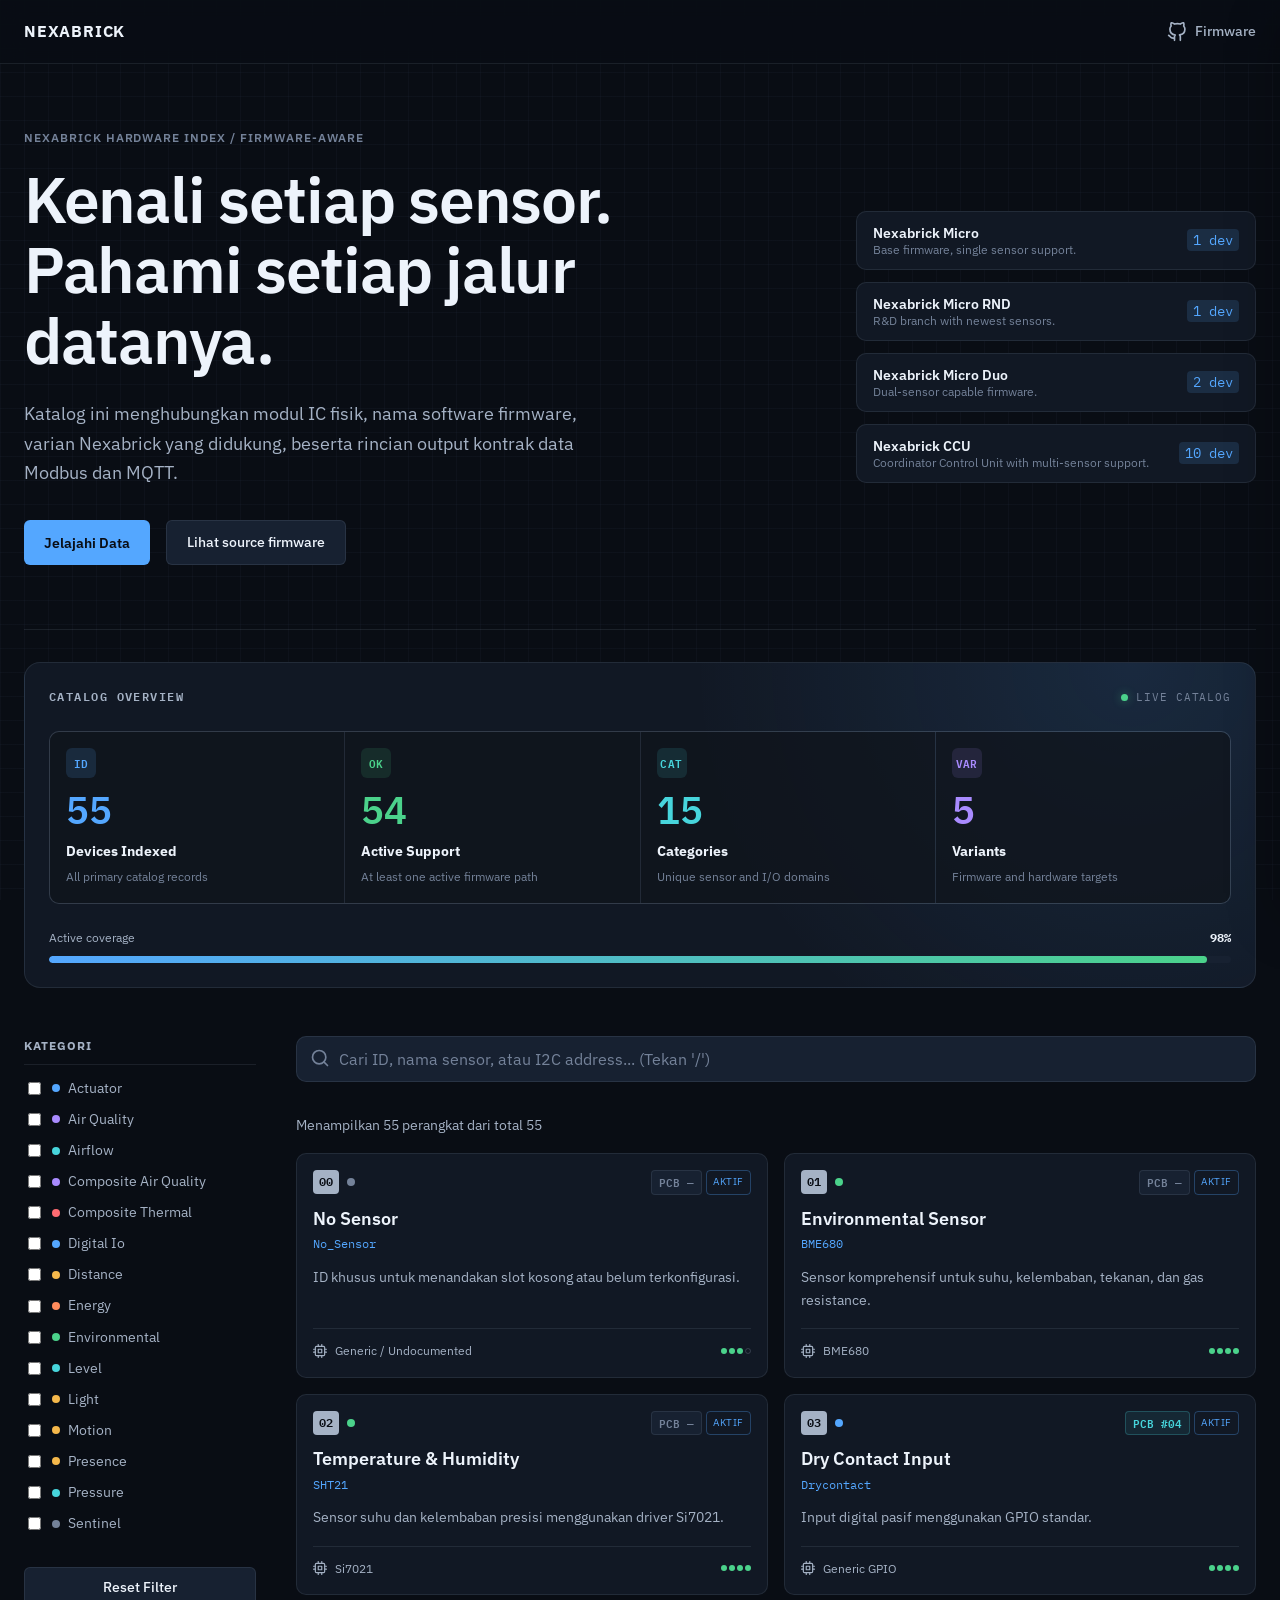
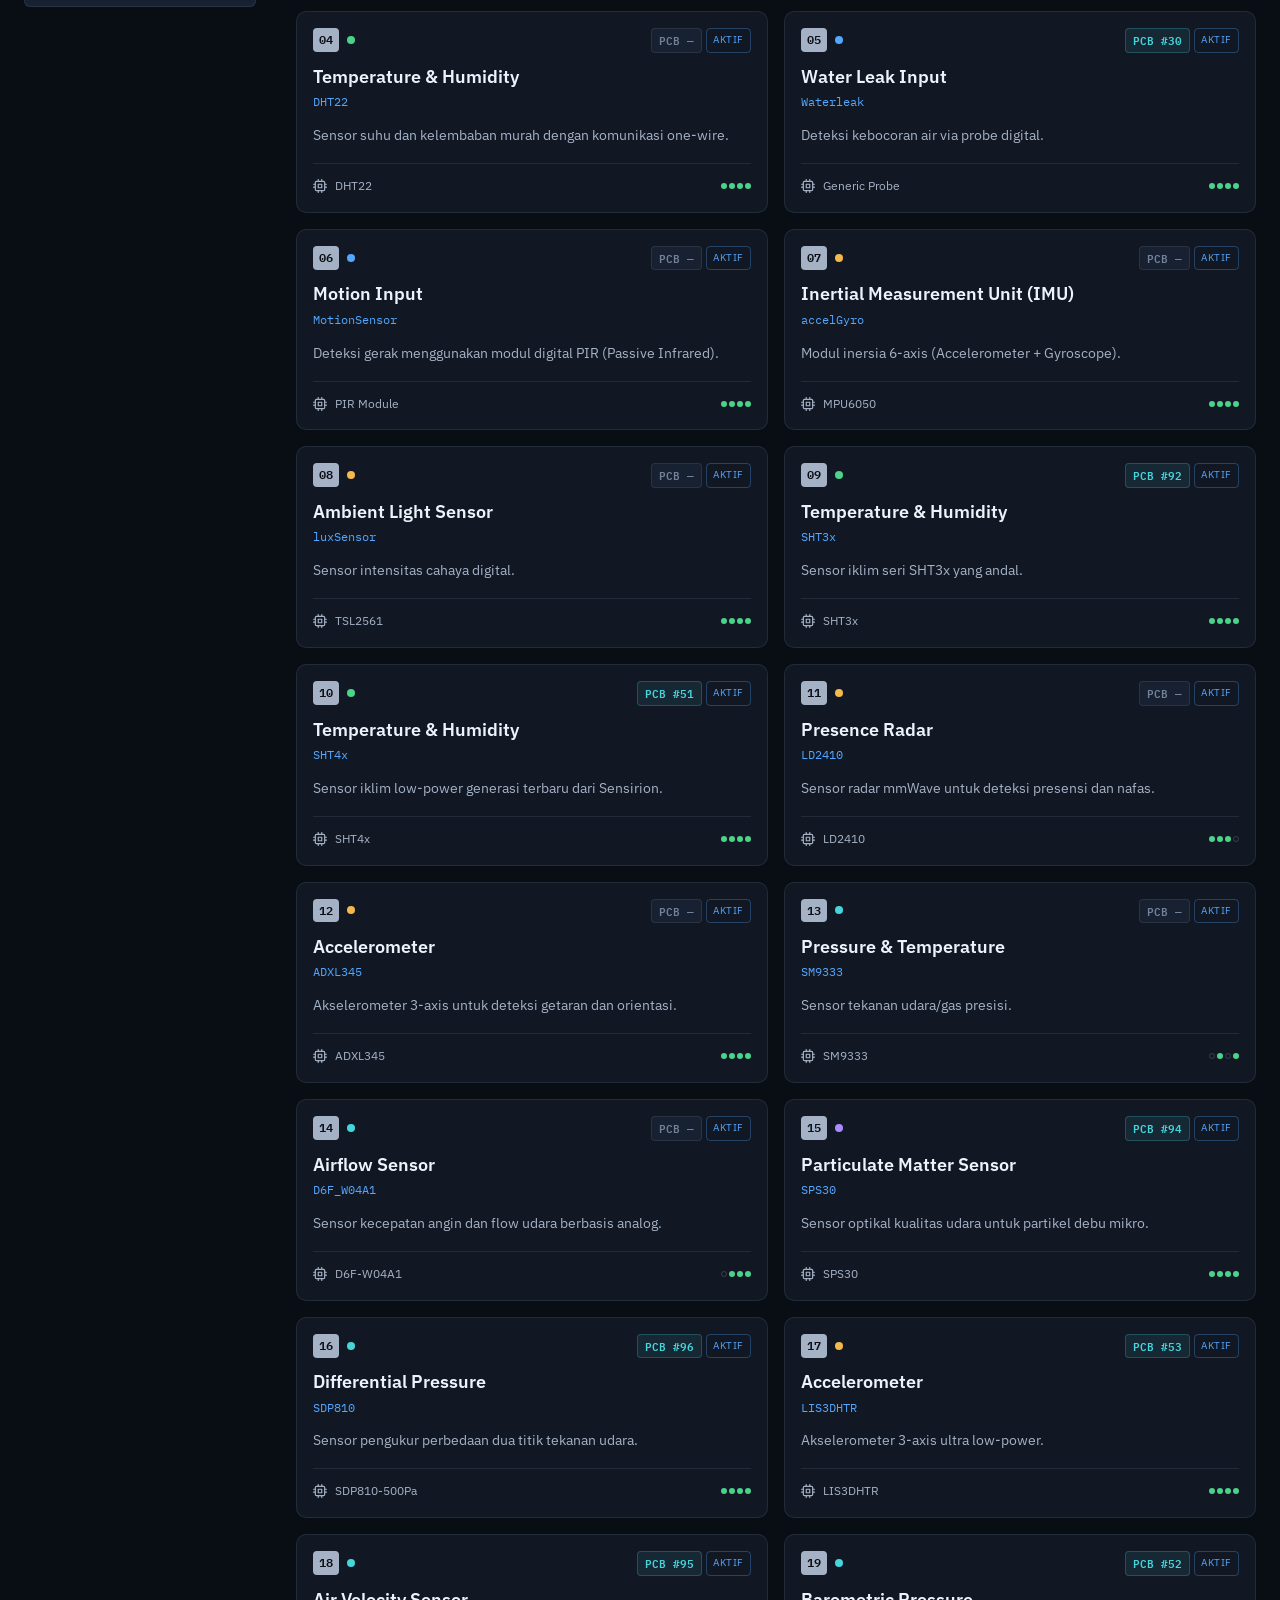
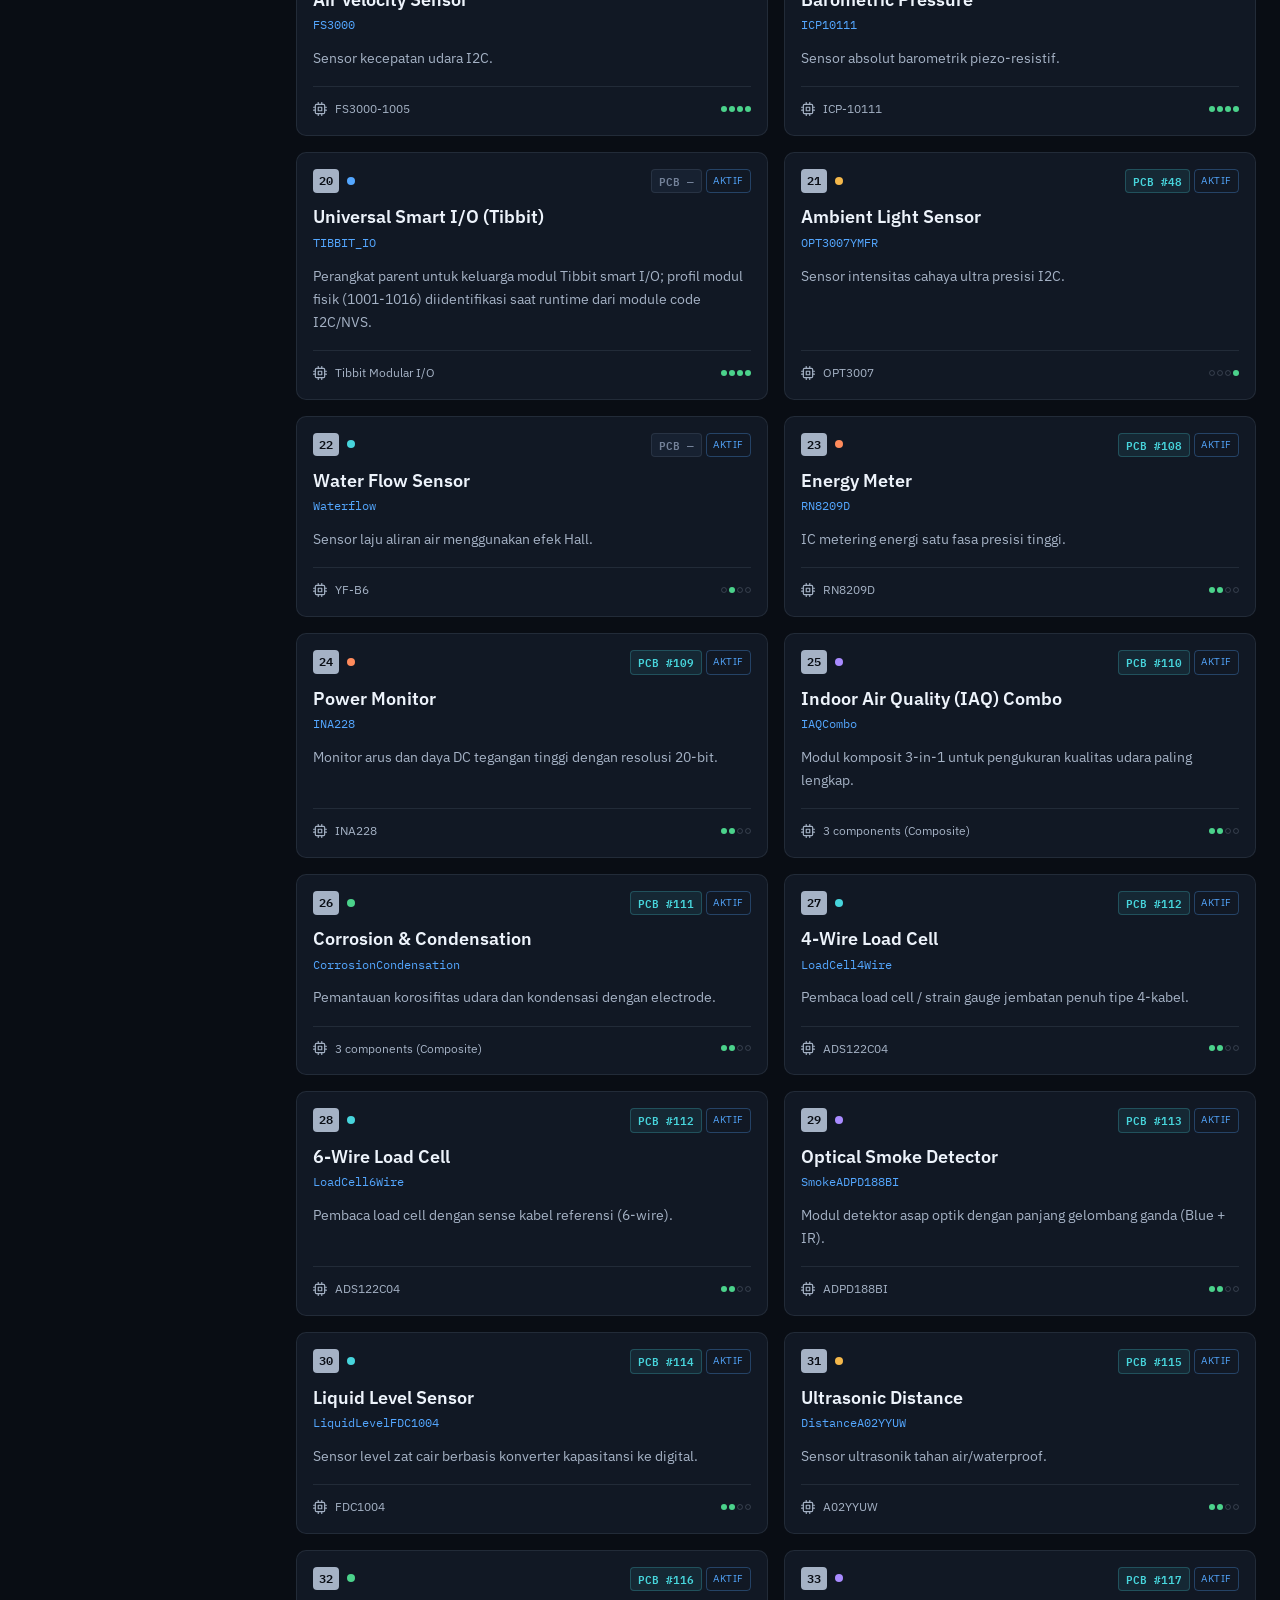
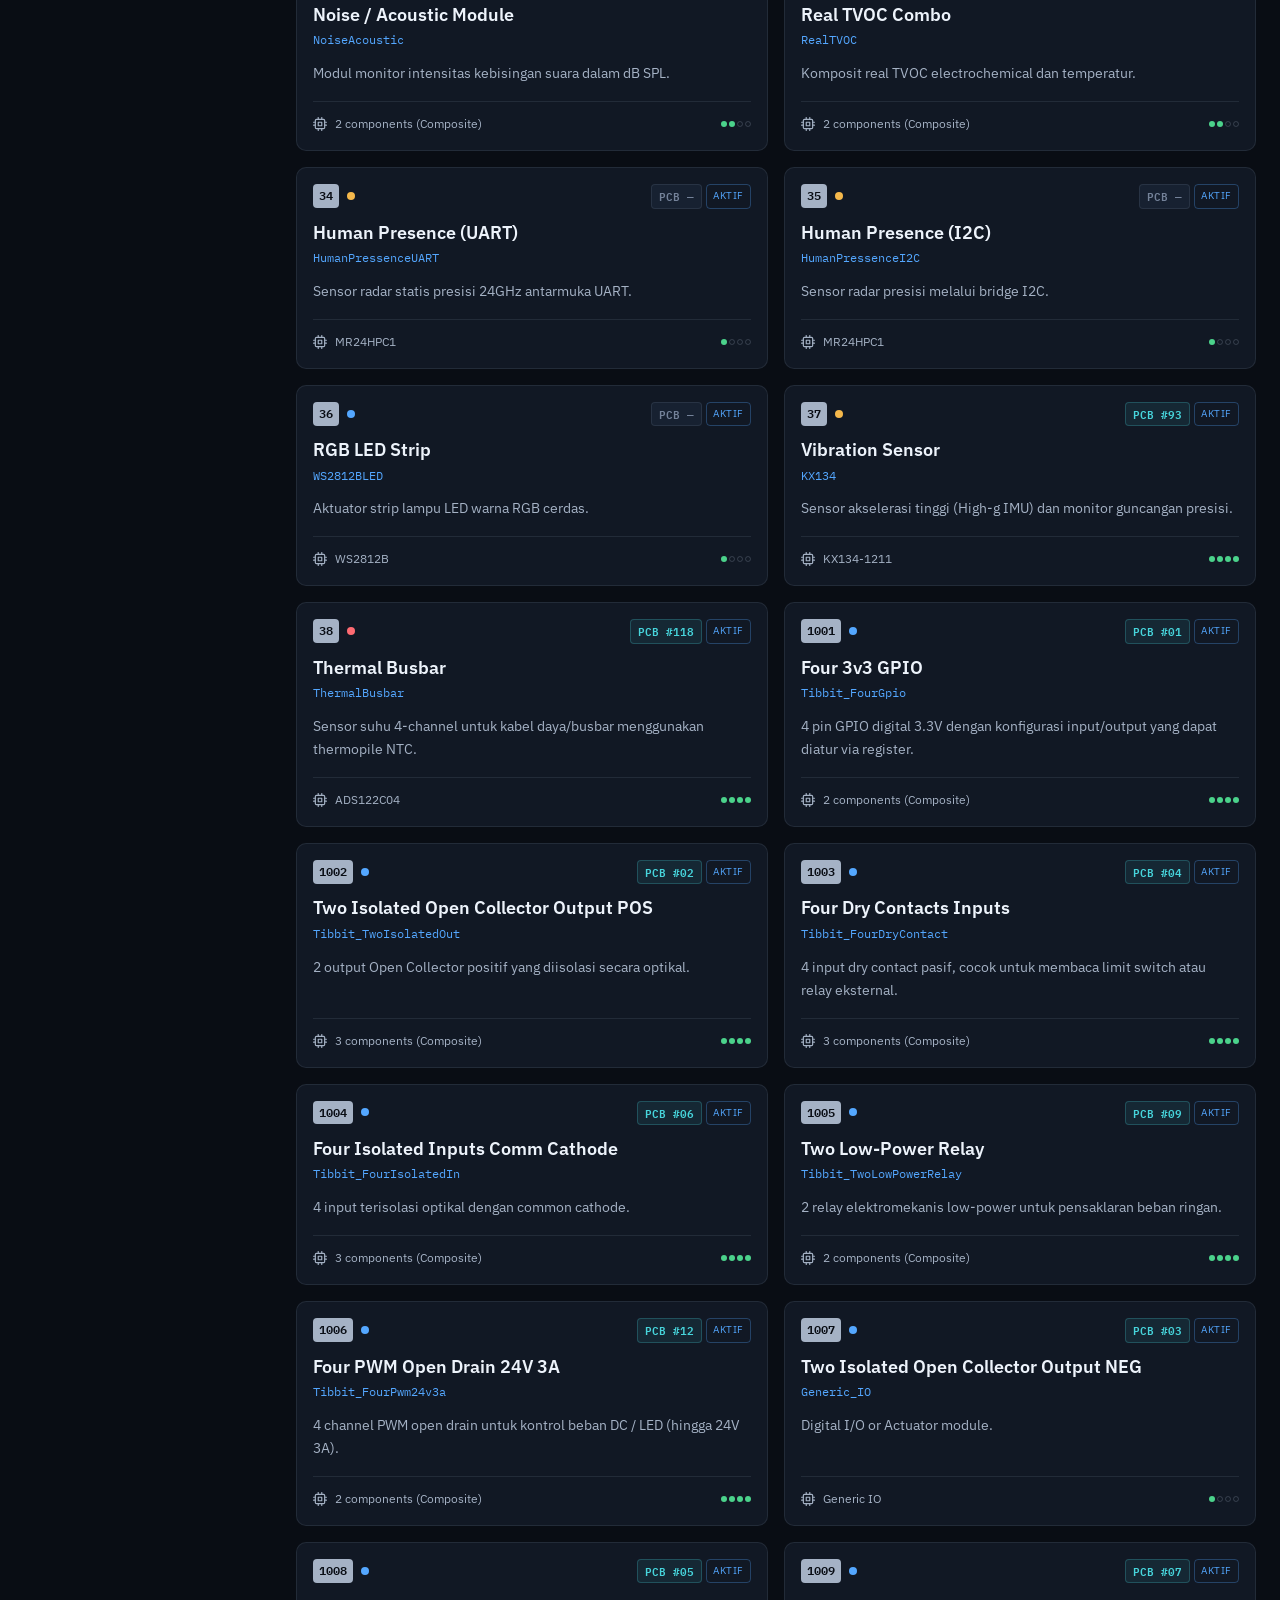
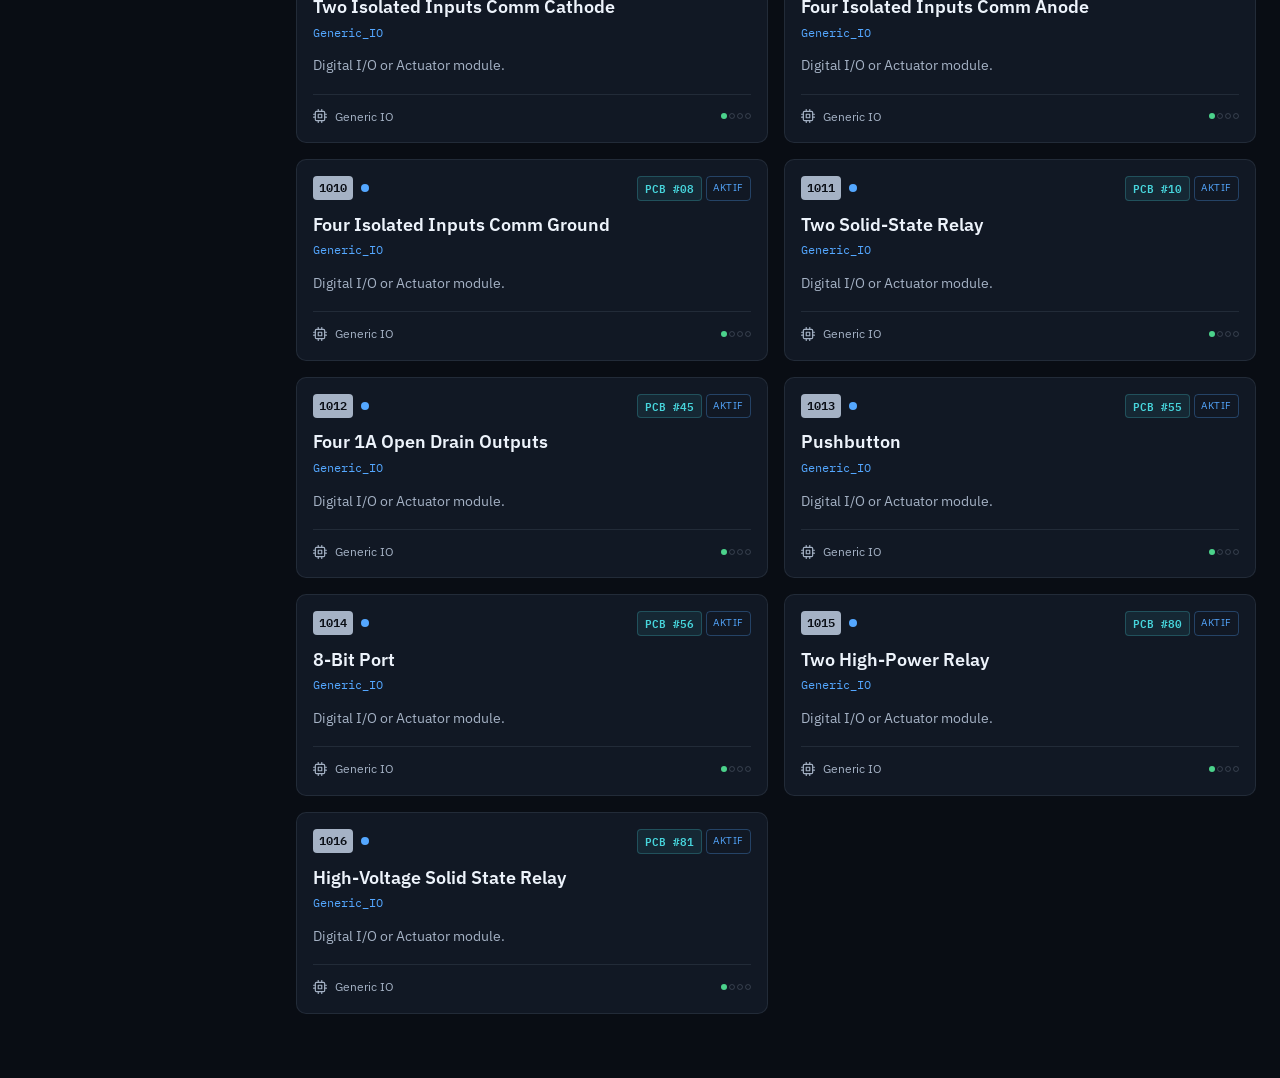
<file: index.html>
<!DOCTYPE html>
<html lang="id">
<head>
    <meta charset="UTF-8">
    <meta name="viewport" content="width=device-width, initial-scale=1.0">
    <title>Nexabrick Sensor Catalog</title>
    <link rel="icon" href="data:image/svg+xml,%3Csvg xmlns='http://www.w3.org/2000/svg' viewBox='0 0 32 32'%3E%3Crect width='32' height='32' rx='6' fill='%230f172a'/%3E%3Cpath d='M8 20l4-8 4 5 3-4 5 7' stroke='%2310b981' stroke-width='2' fill='none' stroke-linecap='round' stroke-linejoin='round'/%3E%3C/svg%3E">
    <meta name="description" content="Katalog hardware dan firmware Nexabrick yang dapat dicari. Pahami setiap jalur data sensor.">
    <link rel="stylesheet" href="assets/styles.css">
    <link rel="preconnect" href="https://fonts.googleapis.com">
    <link rel="preconnect" href="https://fonts.gstatic.com" crossorigin>
    <link href="https://fonts.googleapis.com/css2?family=IBM+Plex+Mono:wght@400;500;600&family=IBM+Plex+Sans:wght@400;500;600;700&display=swap" rel="stylesheet">
    <!-- The pinned 3D viewer is loaded dynamically from assets/app.js so the
         catalog never blocks on the CDN. If loading fails, the UI falls back
         to poster images, GLB downloads, and CAD downloads. -->
</head>
<body>
    <header class="topbar">
        <div class="topbar-inner">
            <span class="brand">NEXABRICK</span>
            <div class="topbar-meta">
                <a href="https://github.com/GSPETech/Nexabrick_Firmware" target="_blank" rel="noopener noreferrer" class="repo-link">
                    <svg width="20" height="20" viewBox="0 0 24 24" fill="none" stroke="currentColor" stroke-width="2" stroke-linecap="round" stroke-linejoin="round"><path d="M9 19c-5 1.5-5-2.5-7-3m14 6v-3.87a3.37 3.37 0 0 0-.94-2.61c3.14-.35 6.44-1.54 6.44-7A5.44 5.44 0 0 0 20 4.77 5.07 5.07 0 0 0 19.91 1S18.73.65 16 2.48a13.38 13.38 0 0 0-7 0C6.27.65 5.09 1 5.09 1A5.07 5.07 0 0 0 5 4.77a5.44 5.44 0 0 0-1.5 3.78c0 5.42 3.3 6.61 6.44 7A3.37 3.37 0 0 0 9 18.13V22"></path></svg>
                    <span>Firmware</span>
                </a>
            </div>
        </div>
    </header>

    <main class="layout">
        <section class="hero">
            <div class="hero-content">
                <span class="eyebrow">NEXABRICK HARDWARE INDEX / FIRMWARE-AWARE</span>
                <h1>Kenali setiap sensor.<br>Pahami setiap jalur datanya.</h1>
                <p>Katalog ini menghubungkan modul IC fisik, nama software firmware, varian Nexabrick yang didukung, beserta rincian output kontrak data Modbus dan MQTT.</p>
                <div class="hero-actions">
                    <button class="btn-primary" id="btn-explore">Jelajahi Data</button>
                    <a href="https://github.com/GSPETech/Nexabrick_Firmware" class="btn-secondary" target="_blank">Lihat source firmware</a>
                </div>
            </div>
            <div class="hero-variants" id="variant-plates">
                <!-- Variant plates rendered here -->
            </div>
        </section>

        <section class="catalog-overview" id="catalog-overview" aria-labelledby="catalog-overview-title">
            <div class="overview-header">
                <h2 id="catalog-overview-title">Catalog Overview</h2>
                <div class="overview-status" id="overview-status" data-state="loading">
                    <span class="overview-status-dot" aria-hidden="true"></span>
                    <span id="overview-status-label">Loading catalog</span>
                </div>
            </div>

            <div class="overview-grid">
                <article class="overview-metric metric-devices">
                    <span class="overview-icon" aria-hidden="true">ID</span>
                    <span class="overview-value is-loading" id="overview-devices">Loading…</span>
                    <h3>Devices Indexed</h3>
                    <p>All primary catalog records</p>
                </article>

                <article class="overview-metric metric-active">
                    <span class="overview-icon" aria-hidden="true">OK</span>
                    <span class="overview-value is-loading" id="overview-active">Loading…</span>
                    <h3>Active Support</h3>
                    <p>At least one active firmware path</p>
                </article>

                <article class="overview-metric metric-categories">
                    <span class="overview-icon" aria-hidden="true">CAT</span>
                    <span class="overview-value is-loading" id="overview-categories">Loading…</span>
                    <h3>Categories</h3>
                    <p>Unique sensor and I/O domains</p>
                </article>

                <article class="overview-metric metric-variants">
                    <span class="overview-icon" aria-hidden="true">VAR</span>
                    <span class="overview-value is-loading" id="overview-variants">Loading…</span>
                    <h3>Variants</h3>
                    <p>Firmware and hardware targets</p>
                </article>
            </div>

            <div class="overview-coverage">
                <div class="overview-coverage-label">
                    <span>Active coverage</span>
                    <strong id="overview-coverage-value">Loading…</strong>
                </div>
                <div
                    class="overview-progress"
                    id="overview-progress"
                    role="progressbar"
                    aria-label="Active sensor support coverage"
                    aria-valuemin="0"
                    aria-valuemax="100"
                    aria-valuenow="0"
                >
                    <span class="overview-progress-fill" id="overview-progress-fill"></span>
                </div>
            </div>
        </section>

        <div class="workspace">
            <aside class="filter-rail" id="filter-panel">
                <div class="filter-header-mobile">
                    <h2>Filter</h2>
                    <button class="btn-icon" id="btn-close-filters" aria-label="Tutup filter">
                        <svg width="24" height="24" viewBox="0 0 24 24" fill="none" stroke="currentColor" stroke-width="2" stroke-linecap="round" stroke-linejoin="round"><line x1="18" y1="6" x2="6" y2="18"></line><line x1="6" y1="6" x2="18" y2="18"></line></svg>
                    </button>
                </div>
                
                <div class="filter-group">
                    <h3 class="filter-title">Kategori</h3>
                    <div class="filter-options" id="filter-categories">
                        <!-- Rendered dynamically -->
                    </div>
                </div>
                
                <div class="filter-actions">
                    <button class="btn-secondary btn-full" id="btn-reset-filters">Reset Filter</button>
                    <button class="btn-primary btn-full mobile-only" id="btn-apply-filters">Terapkan</button>
                </div>
            </aside>

            <section class="catalog">
                <div class="toolbar">
                    <div class="search-box">
                        <svg class="search-icon" width="20" height="20" viewBox="0 0 24 24" fill="none" stroke="currentColor" stroke-width="2" stroke-linecap="round" stroke-linejoin="round"><circle cx="11" cy="11" r="8"></circle><line x1="21" y1="21" x2="16.65" y2="16.65"></line></svg>
                        <input type="text" id="search-input" placeholder="Cari ID, nama sensor, atau I2C address... (Tekan '/')" aria-label="Cari sensor">
                        <button class="btn-icon clear-search" id="btn-clear-search" aria-label="Hapus pencarian" style="display: none;">
                            <svg width="16" height="16" viewBox="0 0 24 24" fill="none" stroke="currentColor" stroke-width="2" stroke-linecap="round" stroke-linejoin="round"><line x1="18" y1="6" x2="6" y2="18"></line><line x1="6" y1="6" x2="18" y2="18"></line></svg>
                        </button>
                    </div>
                    <button class="btn-secondary mobile-only" id="btn-open-filters">
                        <svg width="16" height="16" viewBox="0 0 24 24" fill="none" stroke="currentColor" stroke-width="2" stroke-linecap="round" stroke-linejoin="round"><polygon points="22 3 2 3 10 12.46 10 19 14 21 14 12.46 22 3"></polygon></svg>
                        Filter
                    </button>
                </div>
                
                <div class="active-filters" id="active-filters"></div>
                <div class="results-summary" id="results-summary">Memuat data...</div>

                <div class="grid" id="catalog-grid">
                    <!-- Skeletons -->
                    <div class="card skeleton"></div>
                    <div class="card skeleton"></div>
                    <div class="card skeleton"></div>
                    <div class="card skeleton"></div>
                </div>

                <div class="empty-state" id="empty-state" style="display: none;">
                    <svg width="48" height="48" viewBox="0 0 24 24" fill="none" stroke="var(--text-muted)" stroke-width="1.5" stroke-linecap="round" stroke-linejoin="round"><circle cx="11" cy="11" r="8"></circle><line x1="21" y1="21" x2="16.65" y2="16.65"></line></svg>
                    <h3>Tidak ada hasil</h3>
                    <p>Coba gunakan kata kunci lain atau hapus beberapa filter.</p>
                    <button class="btn-secondary" id="btn-empty-reset">Reset Pencarian</button>
                </div>
                
                <div class="empty-state" id="error-state" style="display: none;">
                    <svg width="48" height="48" viewBox="0 0 24 24" fill="none" stroke="var(--danger)" stroke-width="1.5" stroke-linecap="round" stroke-linejoin="round"><path d="M10.29 3.86L1.82 18a2 2 0 0 0 1.71 3h16.94a2 2 0 0 0 1.71-3L13.71 3.86a2 2 0 0 0-3.42 0z"></path><line x1="12" y1="9" x2="12" y2="13"></line><line x1="12" y1="17" x2="12.01" y2="17"></line></svg>
                    <h3>Gagal memuat katalog</h3>
                    <p>Pastikan file data/catalog.json dapat diakses.</p>
                    <button class="btn-primary" onclick="window.location.reload()">Coba Lagi</button>
                    <a href="data/catalog.json" class="btn-text" style="margin-top: 1rem; display: block;">Lihat JSON mentah</a>
                </div>
            </section>
        </div>
    </main>

    <aside class="detail-drawer" id="detail-drawer" aria-hidden="true">
        <div class="drawer-backdrop" id="drawer-backdrop"></div>
        <div class="drawer-content" role="dialog" aria-modal="true" aria-labelledby="detail-title">
            <div class="drawer-header">
                <div class="drawer-header-meta">
                    <span class="id-badge" id="detail-id">--</span>
                    <span class="category-badge" id="detail-category">--</span>
                </div>
                <button class="btn-icon" id="btn-close-detail" aria-label="Tutup detail">
                    <svg width="24" height="24" viewBox="0 0 24 24" fill="none" stroke="currentColor" stroke-width="2" stroke-linecap="round" stroke-linejoin="round"><line x1="18" y1="6" x2="6" y2="18"></line><line x1="6" y1="6" x2="18" y2="18"></line></svg>
                </button>
            </div>
            
            <div class="drawer-body" id="detail-body">
                <h2 id="detail-title">--</h2>
                <div class="code-badge copy-target" id="detail-software-name" type="button" role="button" tabindex="0" aria-label="Salin nama software" title="Salin">--</div>
                
                <p class="detail-purpose" id="detail-purpose">--</p>

                <div class="media-section" id="detail-media-section" style="display: none;">
                    <h3 class="media-section-title">REFERENSI VISUAL</h3>
                    <p class="media-section-sub">Model dan gambar berikut adalah referensi visual untuk membantu mengenali bentuk perangkat. Media ini belum menjadi bukti kualifikasi hardware atau kesesuaian seluruh revisi PCB.</p>
                    <div class="media-groups" id="detail-media"></div>
                </div>

                <div class="dossier-section">
                    <h3>01 / PCB IDENTITY</h3>
                    <div class="pcb-dossier" id="detail-pcb"></div>
                </div>

                <div class="dossier-section">
                    <h3>02 / PHYSICAL STACK</h3>
                    <div class="stack-list" id="detail-parts"></div>
                </div>

                <div class="dossier-section">
                    <h3>03 / MEASUREMENTS</h3>
                    <div class="measurement-strip" id="detail-measurements"></div>
                </div>
                
                <div class="dossier-section">
                    <h3>04 / VARIANT SUPPORT</h3>
                    <div class="matrix" id="detail-matrix"></div>
                </div>
                
            </div>
        </div>
    </aside>

    <div aria-live="polite" class="sr-only" id="live-region"></div>
    <div class="toast" id="toast">Disalin ke clipboard</div>

    <script type="module" src="assets/app.js"></script>
</body>
</html>
</file>
<file: assets/styles.css>
:root {
  --bg: #090d14;
  --bg-grid: rgba(114, 145, 188, 0.045);
  --surface: #111824;
  --surface-raised: #172131;
  --surface-hover: #1c293b;
  --border: rgba(212, 226, 246, 0.09);
  --border-strong: rgba(212, 226, 246, 0.18);
  --text: #edf3fb;
  --text-secondary: #a5b2c5;
  --text-muted: #748299;
  
  --accent: #54a7ff;
  --accent-soft: rgba(84, 167, 255, 0.14);
  --success: #4bd28b;
  --warning: #f5b84b;
  --danger: #ff6b72;
  --violet: #a98bff;
  --cyan: #47d5dc;
  
  --cat-env: #4bd28b;
  --cat-air: #a98bff;
  --cat-pressure: #47d5dc;
  --cat-motion: #f5b84b;
  --cat-energy: #ff8b5c;
  --cat-io: #54a7ff;
  --cat-thermal: #ff6b72;
  --cat-default: #a5b2c5;
  
  --radius-sm: 6px;
  --radius: 10px;
  --radius-lg: 16px;
  --radius-full: 999px;
  
  --space-1: 4px;
  --space-2: 8px;
  --space-3: 12px;
  --space-4: 16px;
  --space-5: 24px;
  --space-6: 32px;
  --space-8: 48px;
  --space-10: 64px;
  
  --shadow-panel: 0 18px 50px rgba(0, 0, 0, 0.28);
  --ease: cubic-bezier(.2, .8, .2, 1);
  
  --font-ui: "IBM Plex Sans", "Segoe UI", system-ui, -apple-system, sans-serif;
  --font-mono: "IBM Plex Mono", "Cascadia Code", ui-monospace, monospace;
}

* { box-sizing: border-box; }

body {
  margin: 0;
  background-color: var(--bg);
  background-image: 
    linear-gradient(to right, var(--bg-grid) 1px, transparent 1px),
    linear-gradient(to bottom, var(--bg-grid) 1px, transparent 1px);
  background-size: 24px 24px;
  background-attachment: fixed;
  color: var(--text);
  font-family: var(--font-ui);
  line-height: 1.65;
  -webkit-font-smoothing: antialiased;
}

.sr-only {
  position: absolute; width: 1px; height: 1px; padding: 0; margin: -1px; overflow: hidden; clip: rect(0, 0, 0, 0); white-space: nowrap; border-width: 0;
}

/* ==========================================================================
   Typography & Basic Elements
   ========================================================================== */
h1, h2, h3, h4, p { margin-top: 0; }
a { color: var(--accent); text-decoration: none; }
a:hover { text-decoration: underline; }

.eyebrow {
  display: block;
  font-size: 0.75rem;
  text-transform: uppercase;
  letter-spacing: 0.08em;
  color: var(--text-muted);
  font-weight: 600;
  margin-bottom: var(--space-4);
}

button {
  font-family: inherit;
  cursor: pointer;
  border: none;
  background: none;
  transition: all var(--ease) 0.2s;
}
button:focus-visible, a:focus-visible, input:focus-visible, .copy-target:focus-visible {
  outline: 2px solid var(--accent);
  outline-offset: 2px;
}

.btn-primary {
  background: var(--accent);
  color: var(--bg);
  padding: 10px 20px;
  border-radius: var(--radius-sm);
  font-weight: 600;
  font-size: 0.875rem;
}
.btn-primary:hover { filter: brightness(1.1); }

.btn-secondary {
  background: var(--surface-raised);
  color: var(--text);
  border: 1px solid var(--border);
  padding: 10px 20px;
  border-radius: var(--radius-sm);
  font-weight: 500;
  font-size: 0.875rem;
  display: inline-flex;
  align-items: center;
  gap: var(--space-2);
}
.btn-secondary:hover { background: var(--surface-hover); border-color: var(--border-strong); }

.btn-icon {
  color: var(--text-secondary);
  padding: var(--space-2);
  border-radius: var(--radius-sm);
  display: flex; align-items: center; justify-content: center;
}
.btn-icon:hover { color: var(--text); background: var(--surface-raised); }

.btn-text {
  color: var(--text-muted);
  font-size: 0.875rem;
}
.btn-text:hover { color: var(--text); }

.btn-full { width: 100%; justify-content: center; }

input[type="text"] {
  width: 100%;
  background: var(--surface-raised);
  border: 1px solid var(--border);
  color: var(--text);
  padding: 12px 16px 12px 42px;
  border-radius: var(--radius);
  font-family: inherit;
  font-size: 1rem;
}
input[type="text"]:focus {
  outline: none;
  border-color: var(--accent);
  box-shadow: 0 0 0 1px var(--accent);
}
input[type="text"]::placeholder { color: var(--text-muted); }

/* ==========================================================================
   Layout
   ========================================================================== */
.topbar {
  height: 64px;
  border-bottom: 1px solid var(--border);
  background: rgba(9, 13, 20, 0.85);
  backdrop-filter: blur(12px);
  position: sticky;
  top: 0;
  z-index: 40;
}
.topbar-inner {
  max-width: 1600px;
  margin: 0 auto;
  padding: 0 var(--space-5);
  height: 100%;
  display: flex;
  align-items: center;
  justify-content: space-between;
}
.brand { font-weight: 700; letter-spacing: 0.05em; }

.topbar-meta { display: flex; align-items: center; gap: var(--space-4); }
.repo-link { display: flex; align-items: center; gap: var(--space-2); color: var(--text-secondary); font-size: 0.875rem; font-weight: 500; }
.repo-link:hover { color: var(--text); text-decoration: none; }

.layout {
  max-width: 1600px;
  margin: 0 auto;
  padding: 0 var(--space-5) var(--space-10);
}

.hero {
  display: flex;
  padding: var(--space-10) 0;
  gap: var(--space-8);
  border-bottom: 1px solid var(--border);
  margin-bottom: var(--space-6);
  flex-wrap: wrap;
}
.hero-content { flex: 1 1 500px; }
.hero h1 {
  font-size: clamp(2.5rem, 5vw, 4.5rem);
  font-weight: 600;
  line-height: 1.1;
  margin-bottom: var(--space-5);
  letter-spacing: -0.02em;
}
.hero p {
  color: var(--text-secondary);
  font-size: 1.125rem;
  max-width: 600px;
  margin-bottom: var(--space-6);
}
.hero-actions { display: flex; gap: var(--space-4); flex-wrap: wrap; }

/* ==========================================================================
   Catalog Overview panel
   ========================================================================== */
.catalog-overview {
  position: relative;
  width: 100%;
  margin-top: var(--space-6);
  margin-bottom: var(--space-8);
  padding: var(--space-5);
  border: 1px solid var(--border);
  border-radius: var(--radius-lg);
  background:
    radial-gradient(circle at 90% 0%, rgba(84, 167, 255, 0.12), transparent 38%),
    var(--surface);
  overflow: hidden;
}

.overview-header {
  display: flex;
  align-items: center;
  justify-content: space-between;
  gap: var(--space-4);
  margin-bottom: var(--space-5);
}

.overview-header h2 {
  margin: 0;
  font-family: var(--font-mono);
  font-size: 0.75rem;
  font-weight: 600;
  letter-spacing: 0.12em;
  text-transform: uppercase;
  color: var(--text-secondary);
}

.overview-status {
  display: inline-flex;
  align-items: center;
  gap: var(--space-2);
  font-size: 0.7rem;
  font-family: var(--font-mono);
  text-transform: uppercase;
  letter-spacing: 0.08em;
  color: var(--text-muted);
}

.overview-status-dot {
  width: 7px;
  height: 7px;
  border-radius: var(--radius-full);
  background: var(--text-muted);
}

.overview-status[data-state="success"] .overview-status-dot {
  background: var(--success);
  box-shadow: 0 0 10px rgba(75, 210, 139, 0.45);
}

.overview-status[data-state="error"] .overview-status-dot {
  background: var(--danger);
  box-shadow: 0 0 10px rgba(255, 107, 114, 0.35);
}

.overview-status[data-state="empty"] .overview-status-dot {
  background: var(--warning);
  box-shadow: 0 0 10px rgba(245, 184, 75, 0.35);
}

.overview-grid {
  display: grid;
  grid-template-columns: repeat(4, minmax(0, 1fr));
  gap: 1px;
  border: 1px solid var(--border);
  border-radius: var(--radius);
  background: var(--border);
  overflow: hidden;
}

.overview-metric {
  min-width: 0;
  padding: var(--space-4);
  background: rgba(9, 13, 20, 0.72);
}

.overview-icon {
  display: inline-flex;
  align-items: center;
  justify-content: center;
  width: 30px;
  height: 30px;
  border-radius: var(--radius-sm);
  font-family: var(--font-mono);
  font-size: 0.7rem;
  font-weight: 600;
  letter-spacing: 0.04em;
  color: var(--text-secondary);
  background: var(--surface-raised);
}

.metric-devices .overview-icon { color: var(--accent); background: var(--accent-soft); }
.metric-active .overview-icon { color: var(--success); background: rgba(75, 210, 139, 0.12); }
.metric-categories .overview-icon { color: var(--cyan); background: rgba(71, 213, 220, 0.12); }
.metric-variants .overview-icon { color: var(--violet); background: rgba(169, 139, 255, 0.12); }

.overview-value {
  display: block;
  margin-top: var(--space-3);
  font-family: var(--font-mono);
  font-size: clamp(1.75rem, 3vw, 2.5rem);
  font-weight: 600;
  line-height: 1;
  font-variant-numeric: tabular-nums;
}

.metric-devices .overview-value { color: var(--accent); }
.metric-active .overview-value { color: var(--success); }
.metric-categories .overview-value { color: var(--cyan); }
.metric-variants .overview-value { color: var(--violet); }

.overview-value.is-loading {
  font-size: 0.8rem;
  color: var(--text-muted);
}

.overview-metric h3 {
  margin: var(--space-3) 0 var(--space-1);
  font-size: 0.875rem;
}

.overview-metric p {
  margin: 0;
  font-size: 0.75rem;
  color: var(--text-muted);
  overflow-wrap: anywhere;
}

.overview-coverage {
  margin-top: var(--space-5);
}

.overview-coverage-label {
  display: flex;
  justify-content: space-between;
  margin-bottom: var(--space-2);
  font-size: 0.75rem;
  color: var(--text-secondary);
}

.overview-coverage-label strong {
  font-family: var(--font-mono);
  color: var(--text);
}

.overview-progress {
  height: 7px;
  border-radius: var(--radius-full);
  background: var(--surface-raised);
  overflow: hidden;
}

.overview-progress-fill {
  display: block;
  width: 0;
  height: 100%;
  border-radius: inherit;
  background: linear-gradient(90deg, var(--accent), var(--success));
  transition: width 300ms var(--ease);
}

@media (max-width: 1099px) {
  .overview-grid { grid-template-columns: repeat(2, minmax(0, 1fr)); }
}

@media (max-width: 479px) {
  .catalog-overview { padding: var(--space-4); }
  .overview-grid { grid-template-columns: 1fr; }
  .overview-header { align-items: flex-start; flex-direction: column; }
}

.hero-variants {
  flex: 0 1 400px;
  display: flex;
  flex-direction: column;
  gap: var(--space-3);
  justify-content: center;
}

.workspace {
  display: flex;
  gap: var(--space-6);
  position: relative;
  align-items: flex-start;
}

.filter-rail {
  flex: 0 0 240px;
  position: sticky;
  top: calc(64px + var(--space-6));
  max-height: calc(100vh - 64px - var(--space-6) * 2);
  overflow-y: auto;
  padding-right: var(--space-2);
}

.catalog { flex: 1; min-width: 0; }

/* ==========================================================================
   Variant Plates
   ========================================================================== */
.variant-plate {
  background: var(--surface);
  border: 1px solid var(--border);
  border-radius: var(--radius);
  padding: var(--space-3) var(--space-4);
  display: flex;
  align-items: center;
  justify-content: space-between;
  cursor: pointer;
  transition: all var(--ease) 0.2s;
  text-align: left;
  width: 100%;
}
.variant-plate:hover, .variant-plate.active {
  background: var(--surface-hover);
  border-color: var(--border-strong);
}
.variant-plate.active {
  box-shadow: inset 2px 0 0 var(--accent);
}
.vp-main { display: flex; flex-direction: column; }
.vp-name { font-weight: 600; font-size: 0.875rem; color: var(--text); }
.vp-desc { font-size: 0.75rem; color: var(--text-muted); }
.vp-stat { 
  font-family: var(--font-mono); 
  font-size: 0.875rem; 
  color: var(--accent);
  background: var(--accent-soft);
  padding: 2px 6px;
  border-radius: 4px;
}

/* ==========================================================================
   Filters & Search
   ========================================================================== */
.filter-header-mobile { display: none; }
.filter-group { margin-bottom: var(--space-6); }
.filter-title {
  font-size: 0.75rem;
  text-transform: uppercase;
  letter-spacing: 0.08em;
  color: var(--text-secondary);
  margin-bottom: var(--space-3);
  border-bottom: 1px solid var(--border);
  padding-bottom: var(--space-2);
}
.filter-options { display: flex; flex-direction: column; gap: var(--space-2); }
.filter-checkbox {
  display: flex;
  align-items: center;
  gap: var(--space-2);
  font-size: 0.875rem;
  color: var(--text-secondary);
  cursor: pointer;
}
.filter-checkbox:hover { color: var(--text); }
.filter-checkbox input { accent-color: var(--accent); }

.cat-marker {
  width: 8px; height: 8px; border-radius: 50%;
  display: inline-block;
}

.toolbar {
  display: flex;
  gap: var(--space-4);
  margin-bottom: var(--space-4);
  position: relative;
}
.search-box { flex: 1; position: relative; }
.search-icon { position: absolute; left: 14px; top: 12px; color: var(--text-muted); }
.clear-search { position: absolute; right: 8px; top: 8px; }

.active-filters {
  display: flex;
  flex-wrap: wrap;
  gap: var(--space-2);
  margin-bottom: var(--space-4);
}
.filter-chip {
  background: var(--surface-raised);
  border: 1px solid var(--border-strong);
  color: var(--text);
  font-size: 0.75rem;
  padding: 4px 8px 4px 10px;
  border-radius: var(--radius-full);
  display: inline-flex;
  align-items: center;
  gap: var(--space-1);
}
.filter-chip button { padding: 2px; border-radius: 50%; display: flex; color: var(--text-muted); }
.filter-chip button:hover { color: var(--text); background: var(--surface-hover); }

.results-summary { font-size: 0.875rem; color: var(--text-secondary); margin-bottom: var(--space-4); }

/* ==========================================================================
   Catalog Grid & Cards
   ========================================================================== */
.grid {
  display: grid;
  grid-template-columns: repeat(auto-fill, minmax(min(320px, 100%), 1fr));
  gap: var(--space-4);
}

.card {
  background: var(--surface);
  border: 1px solid var(--border);
  border-radius: var(--radius);
  padding: var(--space-4);
  cursor: pointer;
  transition: all var(--ease) 0.2s;
  position: relative;
  display: flex;
  flex-direction: column;
}
.card:hover, .card:focus-visible {
  background: var(--surface-raised);
  border-color: var(--border-strong);
  transform: translateY(-2px);
}
.card.selected {
  border-color: var(--accent);
  box-shadow: 0 0 0 1px var(--accent);
}

.card-header {
  display: flex;
  justify-content: space-between;
  align-items: flex-start;
  margin-bottom: var(--space-3);
}
.card-id-rail {
  display: flex;
  align-items: center;
  gap: var(--space-2);
}
.id-badge {
  font-family: var(--font-mono);
  font-size: 0.75rem;
  font-weight: 600;
  color: var(--bg);
  background: var(--text-secondary);
  padding: 2px 6px;
  border-radius: 4px;
}
.card-badges { display: flex; gap: var(--space-1); }
.pcb-badge {
  font-family: var(--font-mono);
  font-size: 0.7rem;
  font-weight: 600;
  color: var(--cyan);
  background: rgba(71, 213, 220, 0.09);
  border: 1px solid rgba(71, 213, 220, 0.24);
  padding: 2px 7px;
  border-radius: 4px;
}
.pcb-badge.unresolved {
  color: var(--text-muted);
  background: var(--surface-raised);
  border-color: var(--border);
}
.badge {
  font-size: 0.65rem;
  text-transform: uppercase;
  letter-spacing: 0.05em;
  padding: 2px 6px;
  border-radius: 4px;
  border: 1px solid var(--border);
  color: var(--text-muted);
}
.badge.warn { color: var(--warning); border-color: rgba(245, 184, 75, 0.3); background: rgba(245, 184, 75, 0.1); }
.badge.act { color: var(--accent); border-color: rgba(84, 167, 255, 0.3); }
.badge.aux { color: var(--accent); border-color: rgba(84, 167, 255, 0.3); background: rgba(84, 167, 255, 0.1); }

.card-title {
  font-size: 1.125rem;
  font-weight: 600;
  margin-bottom: var(--space-1);
  color: var(--text);
  line-height: 1.3;
}
.card-soft { font-family: var(--font-mono); font-size: 0.75rem; color: var(--accent); margin-bottom: var(--space-3); display: block; }
.card-desc { font-size: 0.875rem; color: var(--text-secondary); margin-bottom: var(--space-4); flex: 1; }

.card-meta {
  display: flex;
  justify-content: space-between;
  align-items: center;
  padding-top: var(--space-3);
  border-top: 1px solid var(--border);
}
.ic-stack {
  display: flex; align-items: center; gap: var(--space-2);
  font-size: 0.75rem; color: var(--text-secondary);
}
.var-dots { display: flex; gap: 2px; }
.v-dot { width: 6px; height: 6px; border-radius: 50%; background: var(--border-strong); }
.v-dot.on { background: var(--success); }
.v-dot.inc { background: var(--warning); }
.v-dot.off { background: transparent; border: 1px solid var(--border-strong); }

.skeleton { height: 180px; animation: pulse 2s infinite ease-in-out; }
@keyframes pulse {
  0% { background-color: var(--surface); }
  50% { background-color: var(--surface-raised); }
  100% { background-color: var(--surface); }
}

.empty-state {
  text-align: center;
  padding: var(--space-10) var(--space-5);
  background: var(--surface);
  border: 1px dashed var(--border);
  border-radius: var(--radius);
  grid-column: 1 / -1;
}
.empty-state h3 { margin: var(--space-4) 0 var(--space-2); }

/* ==========================================================================
   Detail Drawer
   ========================================================================== */
.detail-drawer {
  position: fixed;
  top: 0; left: 0; right: 0; bottom: 0;
  z-index: 50;
  display: flex;
  justify-content: flex-end;
  pointer-events: none;
}
.detail-drawer.open { pointer-events: auto; }

.drawer-backdrop {
  position: absolute; inset: 0;
  background: rgba(0,0,0,0.5);
  backdrop-filter: blur(4px);
  opacity: 0; transition: opacity var(--ease) 0.3s;
}
.detail-drawer.open .drawer-backdrop { opacity: 1; }

.drawer-content {
  position: relative;
  width: 100%;
  max-width: 960px;
  background: var(--bg);
  border-left: 1px solid var(--border-strong);
  box-shadow: var(--shadow-panel);
  height: 100%;
  height: 100dvh;
  display: flex;
  flex-direction: column;
  transform: translateX(100%);
  transition: transform var(--ease) 0.3s;
}
.detail-drawer.open .drawer-content { transform: translateX(0); }

.drawer-header {
  padding: calc(var(--space-4) + env(safe-area-inset-top)) var(--space-5) var(--space-4);
  border-bottom: 1px solid var(--border);
  display: flex; justify-content: space-between; align-items: center;
  background: var(--surface);
}
.drawer-header-meta { display: flex; align-items: center; gap: var(--space-3); }
.category-badge { font-size: 0.75rem; text-transform: uppercase; letter-spacing: 0.05em; color: var(--text-secondary); display: flex; align-items: center; gap: var(--space-2); }

.drawer-body {
  padding: var(--space-5);
  padding-bottom: calc(var(--space-5) + env(safe-area-inset-bottom));
  overflow-y: auto;
  flex: 1;
}

.drawer-body h2 { font-size: 1.5rem; margin-bottom: var(--space-2); line-height: 1.2; }
.code-badge {
  font-family: var(--font-mono);
  display: inline-block;
  background: var(--surface-raised);
  border: 1px solid var(--border);
  padding: 4px 8px;
  border-radius: 4px;
  font-size: 0.875rem;
  color: var(--accent);
  margin-bottom: var(--space-4);
  cursor: copy;
}
.code-badge:hover { border-color: var(--accent); }
.code-badge:focus-visible { outline: 2px solid var(--accent); outline-offset: 2px; }

body.drawer-open { overflow: hidden; }

.detail-purpose { font-size: 1rem; color: var(--text-secondary); margin-bottom: var(--space-6); }

.dossier-section { margin-bottom: var(--space-8); }
.dossier-section h3 {
  font-size: 0.75rem;
  text-transform: uppercase;
  letter-spacing: 0.08em;
  color: var(--text-muted);
  border-bottom: 1px solid var(--border);
  padding-bottom: var(--space-2);
  margin-bottom: var(--space-4);
}

.pcb-dossier {
  display: grid;
  grid-template-columns: 88px 1fr;
  gap: var(--space-4);
  align-items: stretch;
}
.pcb-number-block {
  min-height: 82px;
  display: grid;
  place-items: center;
  border-radius: var(--radius-sm);
  background: rgba(71, 213, 220, 0.09);
  border: 1px solid rgba(71, 213, 220, 0.24);
  color: var(--cyan);
  font-family: var(--font-mono);
  font-size: 1.35rem;
  font-weight: 600;
}
.pcb-number-block.unresolved {
  background: var(--surface);
  border-color: var(--border);
  color: var(--text-muted);
}
.pcb-info-block {
  background: var(--surface);
  border: 1px solid var(--border);
  border-radius: var(--radius-sm);
  padding: var(--space-3);
  min-width: 0;
}
.pcb-name {
  display: block;
  color: var(--text);
  font-weight: 600;
  font-size: 0.875rem;
  margin-bottom: var(--space-1);
  overflow-wrap: break-word;
  word-break: break-word;
}

.stack-list { display: flex; flex-direction: column; gap: var(--space-3); }
.part-row {
  display: flex; align-items: center; gap: var(--space-3);
  padding: var(--space-3);
  background: var(--surface);
  border: 1px solid var(--border);
  border-radius: var(--radius-sm);
}
.part-icon { color: var(--text-muted); flex-shrink: 0; }
.part-info { flex: 1; min-width: 0; }
.part-name { font-weight: 600; font-size: 0.875rem; display: block; color: var(--text); overflow-wrap: break-word; word-break: break-word; }
.part-mfg { font-size: 0.75rem; color: var(--text-muted); overflow-wrap: break-word; word-break: break-word; }
.part-role { font-size: 0.75rem; color: var(--text-secondary); background: var(--surface-raised); padding: 2px 6px; border-radius: 4px; flex-shrink: 0; }

.measurement-strip { display: flex; flex-wrap: wrap; gap: var(--space-2); }
.ms-tag {
  background: var(--surface);
  border: 1px solid var(--border);
  padding: 6px 10px;
  border-radius: 4px;
  font-size: 0.875rem;
  display: flex; align-items: center; gap: var(--space-2);
}
.ms-unit { color: var(--text-muted); font-family: var(--font-mono); font-size: 0.75rem; }

.matrix { display: flex; flex-direction: column; gap: 1px; background: var(--border); border: 1px solid var(--border); border-radius: var(--radius-sm); overflow: hidden; }
.mx-row { background: var(--bg); padding: var(--space-3); }
.mx-head { display: flex; justify-content: space-between; align-items: center; margin-bottom: var(--space-2); }
.mx-name { font-weight: 600; font-size: 0.875rem; }
.mx-stat { font-size: 0.75rem; text-transform: uppercase; padding: 2px 6px; border-radius: 4px; font-weight: 600; }
.mx-stat.act { background: rgba(75, 210, 139, 0.1); color: var(--success); }
.mx-stat.inc { background: rgba(245, 184, 75, 0.1); color: var(--warning); }
.mx-stat.dec { background: rgba(255, 107, 114, 0.1); color: var(--danger); }
.mx-stat.uns { background: var(--surface-raised); color: var(--text-muted); }
.mx-data { font-size: 0.75rem; color: var(--text-secondary); display: grid; grid-template-columns: 80px 1fr; gap: 4px var(--space-3); }
.mx-lbl { color: var(--text-muted); }
.mx-val { font-family: var(--font-mono); color: var(--text); word-break: break-all; }

/* Copy Toast */
.toast {
  position: fixed;
  bottom: 24px; left: 50%; transform: translateX(-50%) translateY(20px);
  background: var(--text); color: var(--bg);
  padding: 8px 16px; border-radius: 20px;
  font-size: 0.875rem; font-weight: 500;
  opacity: 0; pointer-events: none;
  transition: all 0.3s var(--ease);
  z-index: 100;
}
.toast.show { opacity: 1; transform: translateX(-50%) translateY(0); }

.modbus-section { min-width: 0; }
.modbus-intro, .modbus-note {
  margin: 0 0 var(--space-4); font-size: 0.75rem;
  color: var(--text-secondary); line-height: 1.5;
}
.modbus-table-wrap {
  overflow-x: auto; border: 1px solid var(--border);
  border-radius: var(--radius-sm); background: var(--surface);
}
.modbus-table {
  width: 100%; min-width: 680px; border-collapse: collapse;
  font-size: 0.7rem; line-height: 1.4; color: var(--text-secondary);
}
.modbus-table th, .modbus-table td {
  padding: 8px 9px; border-bottom: 1px solid var(--border);
  text-align: left; vertical-align: top;
}
.modbus-table th {
  background: var(--surface-raised); color: var(--text-muted);
  font-size: 0.65rem; font-weight: 700; letter-spacing: 0.04em;
  text-transform: uppercase; white-space: nowrap;
}
.modbus-table tbody tr:nth-child(even) { background: rgba(255, 255, 255, 0.02); }
.modbus-table tbody tr:last-child td { border-bottom: 0; }
.modbus-table td { font-family: var(--font-mono); white-space: nowrap; }
.modbus-table td:nth-child(4), .modbus-table td.modbus-data-type { font-family: inherit; white-space: normal; overflow-wrap: anywhere; }

/* ==========================================================================
   Media Gallery (Visual Reference)
   ========================================================================== */
.media-section { margin-bottom: var(--space-8); }
.media-section-title {
  font-size: 0.75rem; text-transform: uppercase; letter-spacing: 0.08em;
  font-weight: 700; color: var(--accent);
  border-bottom: 1px solid var(--border-strong);
  padding-bottom: var(--space-2); margin-bottom: var(--space-2);
}
.media-section-sub {
  font-size: 0.75rem; color: var(--text-muted);
  margin-bottom: var(--space-4); line-height: 1.5;
}
.media-groups { display: flex; flex-direction: column; gap: var(--space-5); }

.media-group {
  background: var(--surface); border: 1px solid var(--border);
  border-radius: var(--radius); padding: var(--space-4);
  display: flex; flex-direction: column; gap: var(--space-4);
}
.media-group-head {
  display: grid; grid-template-columns: minmax(0, 1fr) auto auto;
  gap: var(--space-3); align-items: start;
  margin-bottom: 0;
}
.media-group-title { min-width: 0; }
.media-group-label { display: block; font-weight: 700; font-size: 1rem; color: var(--text); line-height: 1.3; }
.media-group-desc { display: block; margin-top: 4px; font-size: 0.75rem; color: var(--text-muted); line-height: 1.4; }
.media-variant-badge {
  justify-self: end;
  font-family: var(--font-mono); font-size: 0.7rem; text-transform: uppercase;
  background: var(--surface-raised); border: 1px solid var(--border);
  color: var(--text-secondary); padding: 4px 10px; border-radius: var(--radius-full);
}
.media-status {
  justify-self: end; margin-left: 0;
  font-size: 0.7rem; text-transform: uppercase; font-weight: 600;
  padding: 4px 10px; border-radius: var(--radius-full); letter-spacing: 0.04em;
}
.media-status.pending { background: rgba(245, 184, 75, 0.12); color: var(--warning); }
.media-status.ok { background: rgba(75, 210, 139, 0.12); color: var(--success); }
.media-status.bad { background: rgba(255, 107, 114, 0.12); color: var(--danger); }

.media-visual-grid {
  display: grid;
  grid-template-columns: minmax(0, 1.15fr) minmax(260px, 0.85fr);
  gap: var(--space-4);
  align-items: stretch;
}
.media-model-panel,
.media-gallery-panel { min-width: 0; display: flex; flex-direction: column; gap: var(--space-3); }
.media-panel-title {
  margin: 0; font-size: 0.72rem; text-transform: uppercase;
  letter-spacing: 0.08em; font-weight: 700; color: var(--text-secondary);
}

.media-3d-frame {
  position: relative; min-height: 440px;
  border: 1px solid var(--border); border-radius: var(--radius-sm);
  overflow: hidden;
  background:
    radial-gradient(120% 120% at 50% 0%, rgba(84, 167, 255, 0.08), transparent 60%),
    var(--bg);
}
.media-3d-frame::before {
  content: ""; position: absolute; inset: 0; pointer-events: none; opacity: 0.8;
  background-image:
    linear-gradient(rgba(84, 167, 255, 0.055) 1px, transparent 1px),
    linear-gradient(90deg, rgba(84, 167, 255, 0.055) 1px, transparent 1px);
  background-size: 24px 24px;
}
.media-3d-frame model-viewer {
  width: 100%; height: 100%; min-height: 440px; display: block;
  position: relative; z-index: 1;
  --poster-color: transparent;
}
.media-model-poster,
.media-model-empty {
  position: absolute; inset: 0; width: 100%; height: 100%;
  object-fit: contain; background: transparent; z-index: 0;
}
.media-model-empty {
  background: radial-gradient(80% 80% at 50% 45%, rgba(84, 167, 255, 0.08), transparent 70%);
}
.media-model-status {
  position: absolute; left: 12px; right: 12px; bottom: 12px; z-index: 2;
  display: block; padding: 8px 10px; border-radius: 6px;
  background: rgba(9, 13, 20, 0.84); border: 1px solid var(--border);
  color: var(--text-secondary); font-size: 0.75rem; line-height: 1.4;
}
.media-3d-frame[data-state="loading"] .media-model-status { color: var(--accent); }
.media-3d-frame[data-state="ready"] .media-model-status { opacity: 0.75; }
.media-3d-frame[data-state="error"] .media-model-status,
.media-3d-frame[data-state="unavailable"] .media-model-status { color: var(--warning); }
.media-3d-frame[data-state="unavailable"] .media-model-poster { opacity: 0.55; }

.media-model-controls { display: flex; flex-wrap: wrap; gap: var(--space-2); min-height: 44px; }
.media-model-btn {
  min-height: 44px; padding: 10px 12px;
  display: inline-flex; align-items: center; justify-content: center; gap: var(--space-2);
  font-size: 0.78rem; font-weight: 600; line-height: 1;
  border: 1px solid var(--border-strong); border-radius: 8px;
  background: var(--surface-raised); color: var(--text);
  cursor: pointer; text-decoration: none;
}
.media-model-btn:hover:not(:disabled) { border-color: var(--accent); color: var(--accent); }
.media-model-btn:disabled { opacity: 0.45; cursor: not-allowed; }
.media-model-btn[aria-pressed="true"] {
  background: rgba(84, 167, 255, 0.12);
  border-color: var(--accent); color: var(--accent);
}

.media-gallery-header { display: flex; justify-content: space-between; align-items: center; gap: var(--space-3); }
.media-gallery-count { font-family: var(--font-mono); font-size: 0.75rem; color: var(--text-secondary); }
.media-gallery {
  min-width: 0; border: 1px solid var(--border); border-radius: var(--radius);
  background: var(--surface-raised); padding: var(--space-3);
  display: flex; flex-direction: column; gap: var(--space-3);
}
.media-gallery:focus-visible { outline: 2px solid var(--accent); outline-offset: 2px; }
.media-gallery-stage {
  position: relative; min-height: 300px; overflow: hidden;
  border: 1px solid var(--border); border-radius: 8px; background: var(--bg);
}
.media-gallery-img {
  width: 100%; height: 100%; min-height: 300px; object-fit: contain; display: block;
}
.media-gallery-empty {
  min-height: 300px; display: flex; align-items: center; justify-content: center;
  color: var(--text-muted); font-size: 0.85rem;
}
.media-gallery-controls { display: flex; align-items: center; justify-content: space-between; gap: var(--space-2); }
.media-nav-btn {
  width: 44px; height: 44px; border-radius: 50%;
  display: inline-flex; align-items: center; justify-content: center;
  border: 1px solid var(--border-strong); background: var(--surface);
  color: var(--text); font-size: 1.25rem; line-height: 1; cursor: pointer;
}
.media-nav-btn:hover:not(:disabled) { border-color: var(--accent); color: var(--accent); }
.media-nav-btn:disabled { opacity: 0.45; cursor: not-allowed; }

.media-thumbs {
  display: flex; gap: var(--space-2); overflow-x: auto;
  padding: 4px; scrollbar-width: thin;
}
.media-thumb {
  flex: 0 0 auto; width: 84px; min-height: 44px;
  padding: 0; border: 2px solid var(--border);
  border-radius: 6px; overflow: hidden; background: var(--bg); cursor: pointer;
}
.media-thumb img { width: 100%; height: 56px; object-fit: cover; display: block; }
.media-thumb:hover { border-color: var(--border-strong); }
.media-thumb.active { border-color: var(--accent); box-shadow: 0 0 0 1px var(--accent); }
.media-thumb.is-error img { opacity: 0.25; }

.media-files { margin-top: 0; padding-top: var(--space-3); border-top: 1px solid var(--border); }
.media-files .media-panel-title { margin-bottom: var(--space-3); }
.media-downloads { display: flex; flex-wrap: wrap; gap: var(--space-2); margin-top: 0; }
.media-dl {
  min-height: 44px;
  display: inline-flex; align-items: center; gap: var(--space-2);
  padding: 10px 12px; font-size: 0.75rem; font-weight: 500;
  background: var(--surface-raised); border: 1px solid var(--border);
  border-radius: 6px; color: var(--text-secondary); text-decoration: none;
}
.media-dl:hover { background: var(--surface-hover); border-color: var(--accent); color: var(--text); }

.media-note {
  margin: 0; font-size: 0.75rem;
  color: var(--text-muted); line-height: 1.5;
  border-top: 1px dashed var(--border); padding-top: var(--space-3);
}

.media-model-btn:focus-visible,
.media-nav-btn:focus-visible,
.media-thumb:focus-visible,
.media-dl:focus-visible {
  outline: 2px solid var(--accent);
  outline-offset: 2px;
}

@media (max-width: 767px) {
  .media-group { padding: var(--space-3); }
  .media-visual-grid { grid-template-columns: 1fr; }
  .media-group-head { grid-template-columns: 1fr; gap: 8px; }
  .media-variant-badge, .media-status { justify-self: start; }
  .media-3d-frame,
  .media-3d-frame model-viewer,
  .media-model-poster,
  .media-model-empty { min-height: 280px; }
  .media-gallery-stage,
  .media-gallery-img,
  .media-gallery-empty { min-height: 240px; }
  .media-model-controls, .media-downloads { gap: 8px; }
}

@media (prefers-reduced-motion: reduce) {
  .media-3d-frame model-viewer { transition: none; }
}

/* ==========================================================================
   Responsive
   ========================================================================== */
.mobile-only { display: none; }

@media (max-width: 1099px) {
  .hero-variants { display: none; } /* Simplify tablet */
  .filter-rail {
    position: fixed;
    top: 0; left: 0; bottom: 0; width: 300px; max-height: none;
    background: var(--bg);
    border-right: 1px solid var(--border-strong);
    padding: var(--space-5);
    z-index: 45;
    transform: translateX(-100%);
    transition: transform 0.3s var(--ease);
  }
  .filter-rail.open { transform: translateX(0); }
  .filter-header-mobile { display: flex; justify-content: space-between; align-items: center; margin-bottom: var(--space-6); }
  .filter-header-mobile h2 { margin: 0; font-size: 1.25rem; }
  .mobile-only { display: inline-flex; }
}

@media (max-width: 767px) {
  .layout { padding: 0 var(--space-3) var(--space-6); }
  .topbar-inner { padding: 0 var(--space-3); }
  .hero { padding: var(--space-6) 0; flex-direction: column; gap: var(--space-4); }
  .hero h1 { font-size: 2rem; }
  .filter-rail { width: 100%; }
  
  .detail-drawer { justify-content: center; }
  .drawer-content { max-width: 100%; transform: translateY(100%); border-left: none; border-top: 1px solid var(--border-strong); }
  .detail-drawer.open .drawer-content { transform: translateY(0); }
}

@media (prefers-reduced-motion: reduce) {
  * { animation-duration: 0.01ms !important; animation-iteration-count: 1 !important; transition-duration: 0.01ms !important; scroll-behavior: auto !important; }
}
</file>
